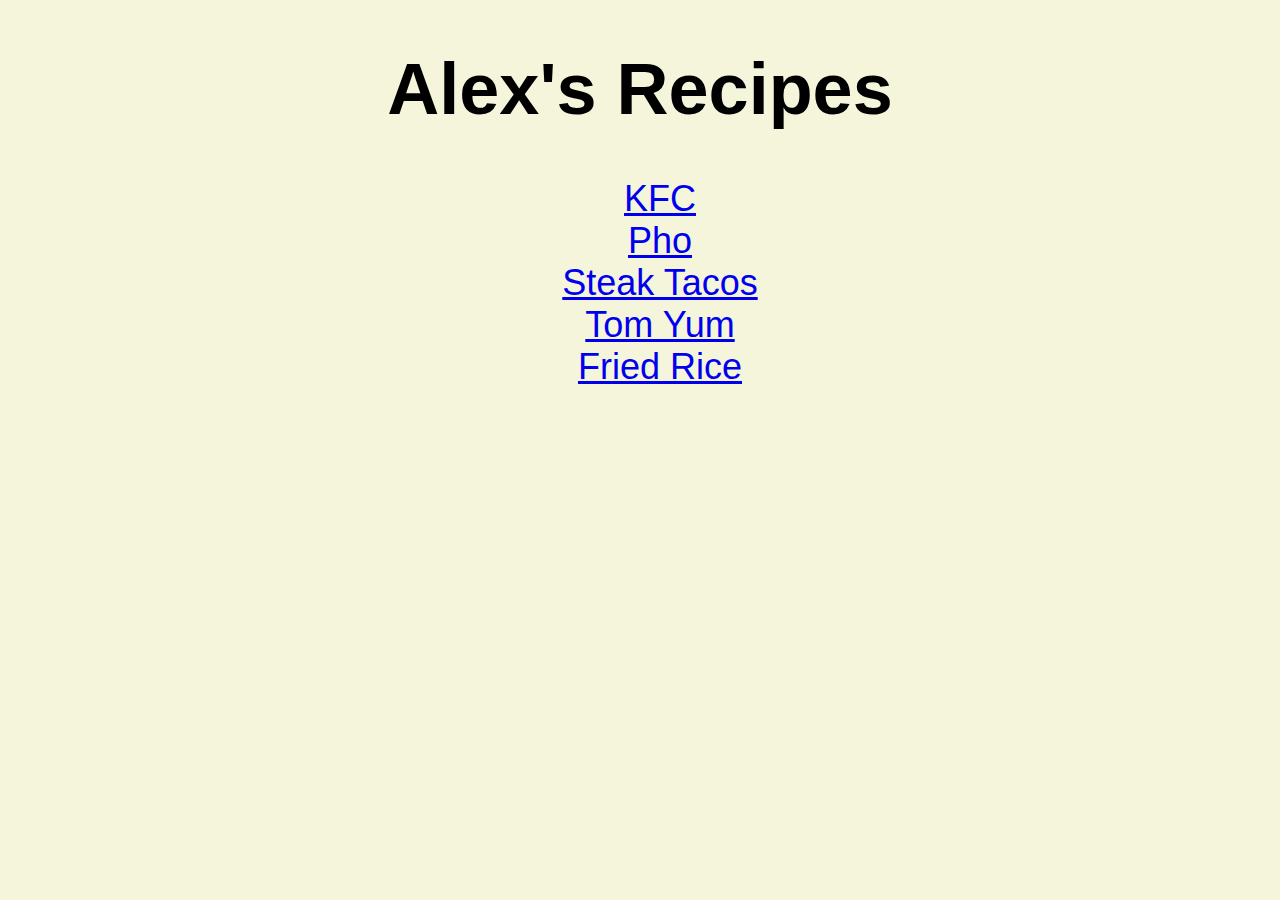
<file: index.html>
<!DOCTYPE html>
<html lang="en">
<head>
    <meta charset="UTF-8">
    <meta http-equiv="X-UA-Compatible" content="IE=edge">
    <meta name="viewport" content="width=device-width, initial-scale=1.0">
    <link rel="stylesheet" href="styles.css">
    <title>Alex's Recipes</title>
</head>
<body>
    <h1 class="main-title">Alex's Recipes</h1>
    <ul>
        <li class="recipe-link"><a href="./recipes/kfc.html">KFC</a></li>
        <li class="recipe-link"><a href="./recipes/pho.html">Pho</a></li>
        <li class="recipe-link"><a href="./recipes/steak-tacos.html">Steak Tacos</a></li>
        <li class="recipe-link"><a href="./recipes/tomyum.html">Tom Yum</a></li>
        <li class="recipe-link"><a href="./recipes/fried-rice.html">Fried Rice</a></li>
    </ul>
</body>
</html>
</file>
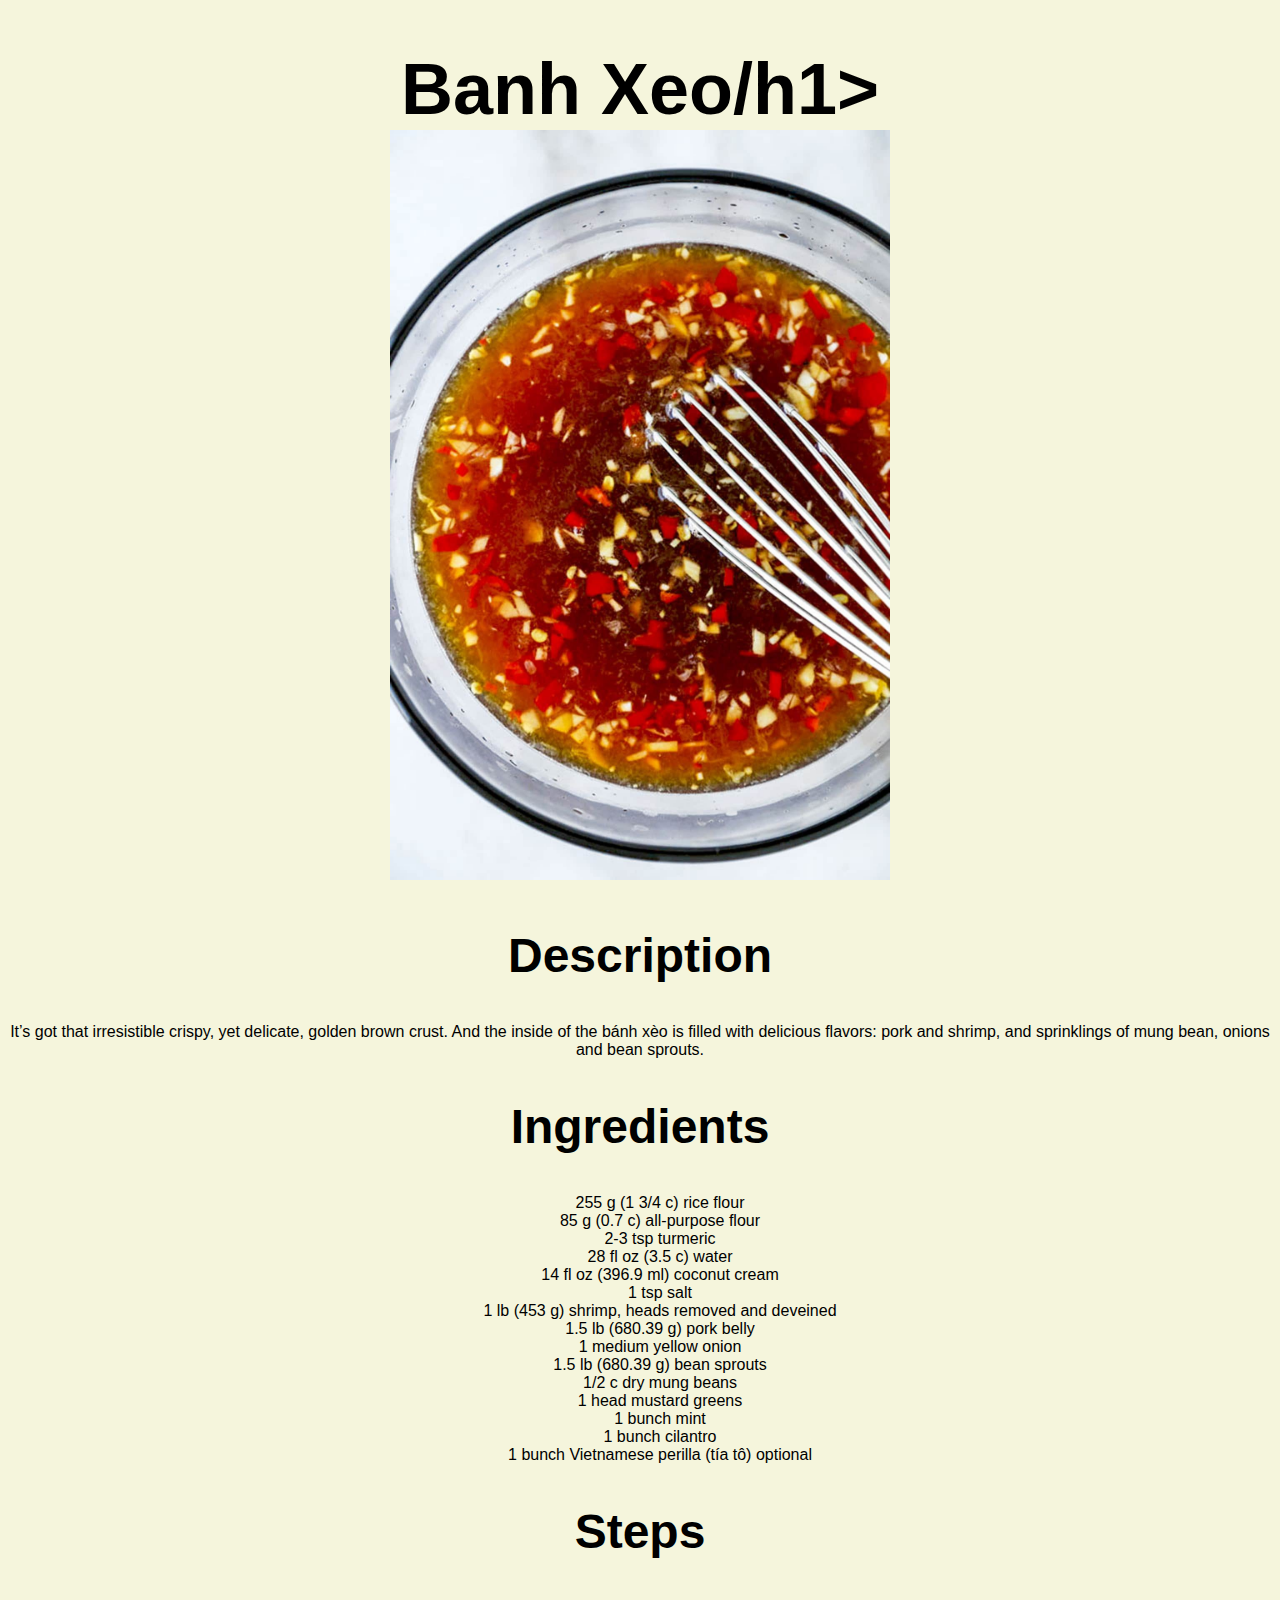
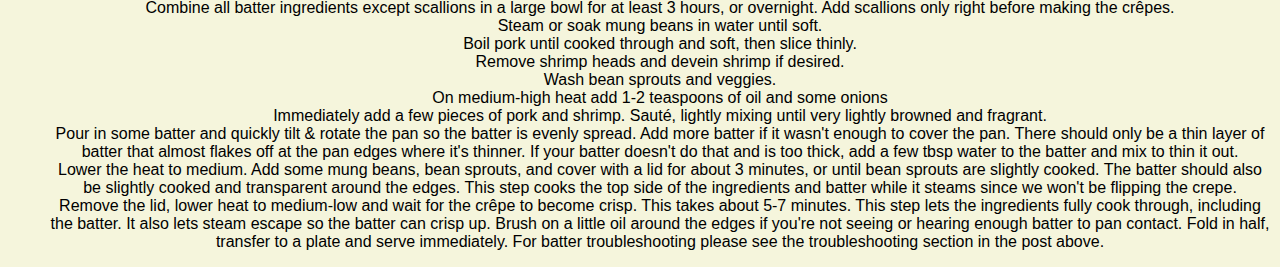
<file: recipes/banh-xeo.html>
<!DOCTYPE html>
<html lang="en">
<head>
    <meta charset="UTF-8">
    <meta name="viewport" content="width=device-width, initial-scale=1.0">
    <link rel="stylesheet" href="../styles.css">
    <title>Banh Xeo</title>
</head>
<body>
    <h1 class="recipe-title">Banh Xeo/h1>
    <img src="../img/nuoc-cham.jpeg" alt="image of nuoc cham" width="500px" height="auto">
    <h2 class="description">Description</h2>
    <p class="blurb">It’s got that irresistible crispy, yet delicate, golden brown crust. And the inside of the bánh xèo is filled with delicious flavors: pork and shrimp, and sprinklings of mung bean, onions and bean sprouts.</p>
    <h2 class="ingredients-title">Ingredients</h2>
    <ul class="ingredients-lists">
        <li>255 g (1 3/4 c) rice flour</li>
        <li>85 g (0.7 c) all-purpose flour</li>
        <li>2-3 tsp turmeric</li>
        <li>28 fl oz (3.5 c) water</li>
        <li>14 fl oz (396.9 ml) coconut cream</li>
        <li>1 tsp salt</li>
        <li>1 lb (453 g) shrimp, heads removed and deveined</li>
        <li>1.5 lb (680.39 g) pork belly</li>
        <li>1 medium yellow onion</li>
        <li>1.5 lb (680.39 g) bean sprouts</li>
        <li>1/2 c dry mung beans</li>
        <li>1 head mustard greens </li>
        <li>1 bunch mint</li>
        <li>1 bunch cilantro</li>
        <li>1 bunch Vietnamese perilla (tía tô) optional</li>
    </ul>
    <h2 class="steps-title">Steps</h2>
    <ol class="steps">
        <li>Combine all batter ingredients except scallions in a large bowl for at least 3 hours, or overnight. Add scallions only right before making the crêpes.</li>
        <li>Steam or soak mung beans in water until soft.</li>
        <li>Boil pork until cooked through and soft, then slice thinly.</li>
        <li>Remove shrimp heads and devein shrimp if desired.</li>
        <li>Wash bean sprouts and veggies.</li>
        <li>On medium-high heat add 1-2 teaspoons of oil and some onions</li>
        <li>Immediately add a few pieces of pork and shrimp. Sauté, lightly mixing until very lightly browned and fragrant.</li>
        <li>Pour in some batter and quickly tilt & rotate the pan so the batter is evenly spread. Add more batter if it wasn't enough to cover the pan. There should only be a thin layer of batter that almost flakes off at the pan edges where it's thinner. If your batter doesn't do that and is too thick, add a few tbsp water to the batter and mix to thin it out.</li>
        <li>Lower the heat to medium. Add some mung beans, bean sprouts, and cover with a lid for about 3 minutes, or until bean sprouts are slightly cooked. The batter should also be slightly cooked and transparent around the edges. This step cooks the top side of the ingredients and batter while it steams since we won't be flipping the crepe.</li>
        <li>Remove the lid, lower heat to medium-low and wait for the crêpe to become crisp. This takes about 5-7 minutes. This step lets the ingredients fully cook through, including the batter. It also lets steam escape so the batter can crisp up. Brush on a little oil around the edges if you're not seeing or hearing enough batter to pan contact. Fold in half, transfer to a plate and serve immediately. For batter troubleshooting please see the troubleshooting section in the post above.</li>
    </ol>
</body>
</html>
</file>
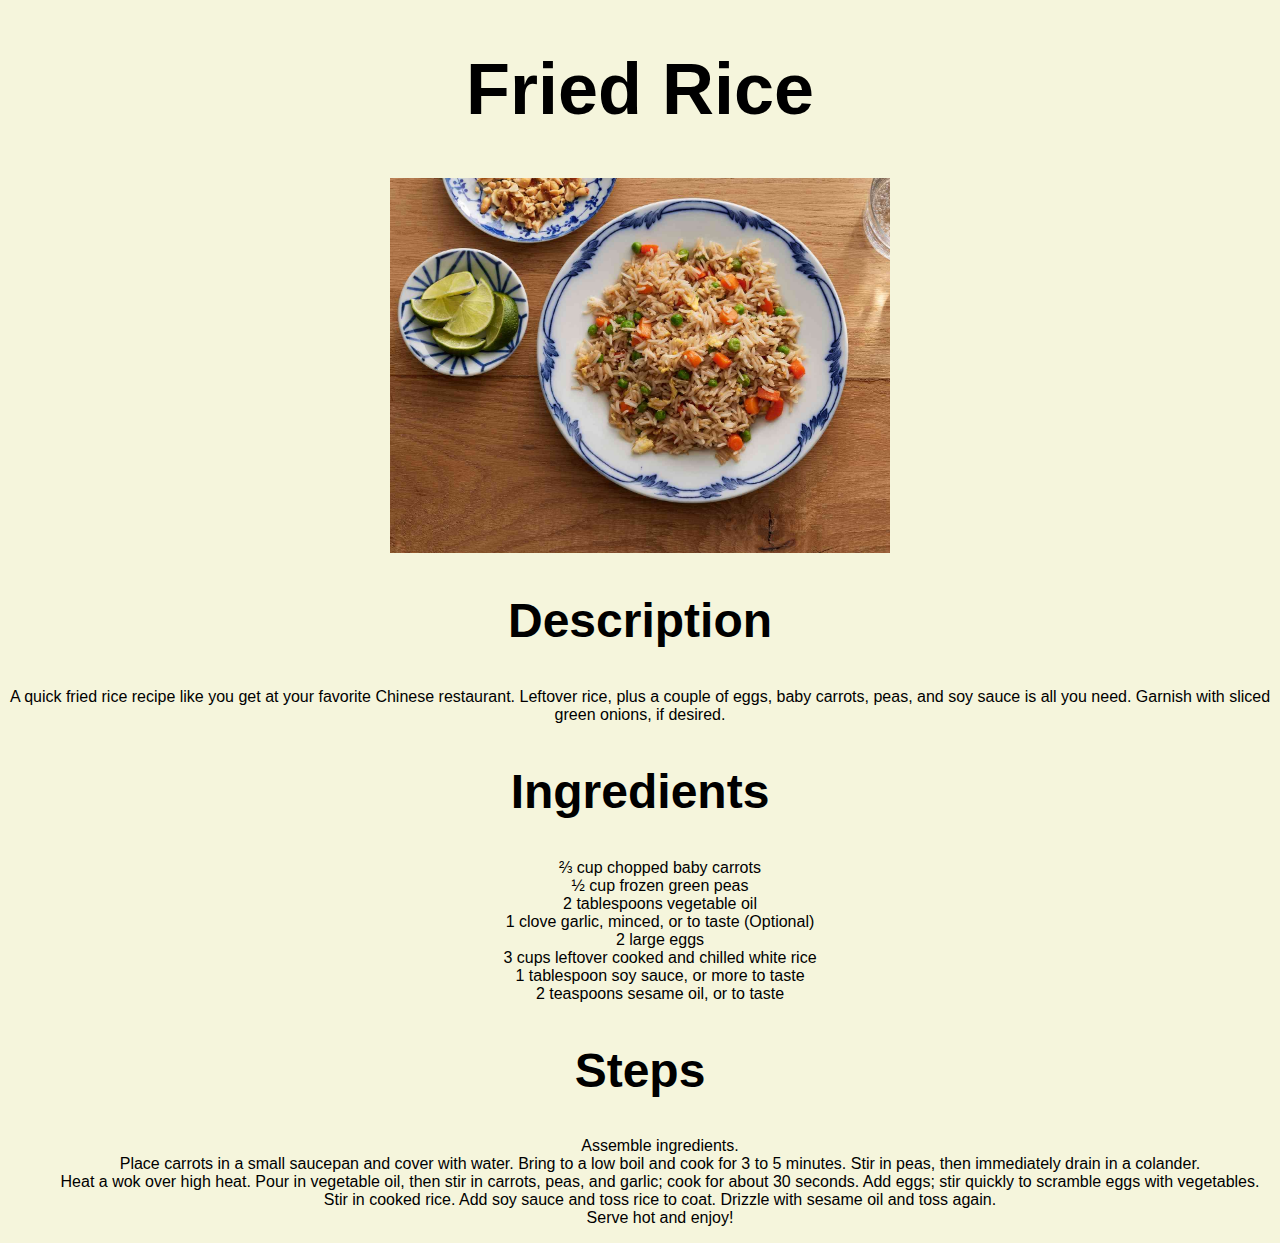
<file: recipes/fried-rice.html>
<!DOCTYPE html>
<html lang="en">
<head>
    <meta charset="UTF-8">
    <meta name="viewport" content="width=device-width, initial-scale=1.0">
    <link rel="stylesheet" href="../styles.css">
    <title>Fried Rice</title>
</head>
<body>
    <h1 class="recipe-title">Fried Rice</h1>
    <img src="../img/fried-rice.jpg" alt="image of fried rice" width="500px" height="auto">
    <h2 class="description">Description</h2>
    <p class="blurb">A quick fried rice recipe like you get at your favorite Chinese restaurant. Leftover rice, plus a couple of eggs, baby carrots, peas, and soy sauce is all you need. Garnish with sliced green onions, if desired.</p>
    <h2 class="ingredients-title">Ingredients</h2>
    <ul class="ingredients-lists">
        <li>⅔ cup chopped baby carrots</li>
        <li>½ cup frozen green peas</li>
        <li>2 tablespoons vegetable oil</li>
        <li>1 clove garlic, minced, or to taste (Optional)</li>
        <li>2 large eggs</li>
        <li>3 cups leftover cooked and chilled white rice</li>
        <li>1 tablespoon soy sauce, or more to taste</li>
        <li>2 teaspoons sesame oil, or to taste</li>
    </ul>
    <h2 class="steps-title">Steps</h2>
    <ol class="steps">
        <li>Assemble ingredients.</li>
        <li>Place carrots in a small saucepan and cover with water. Bring to a low boil and cook for 3 to 5 minutes. Stir in peas, then immediately drain in a colander.</li>
        <li>Heat a wok over high heat. Pour in vegetable oil, then stir in carrots, peas, and garlic; cook for about 30 seconds. Add eggs; stir quickly to scramble eggs with vegetables.</li>
        <li>Stir in cooked rice. Add soy sauce and toss rice to coat. Drizzle with sesame oil and toss again.</li>
        <li>Serve hot and enjoy!</li>
    </ol>
</body>
</html>
</file>
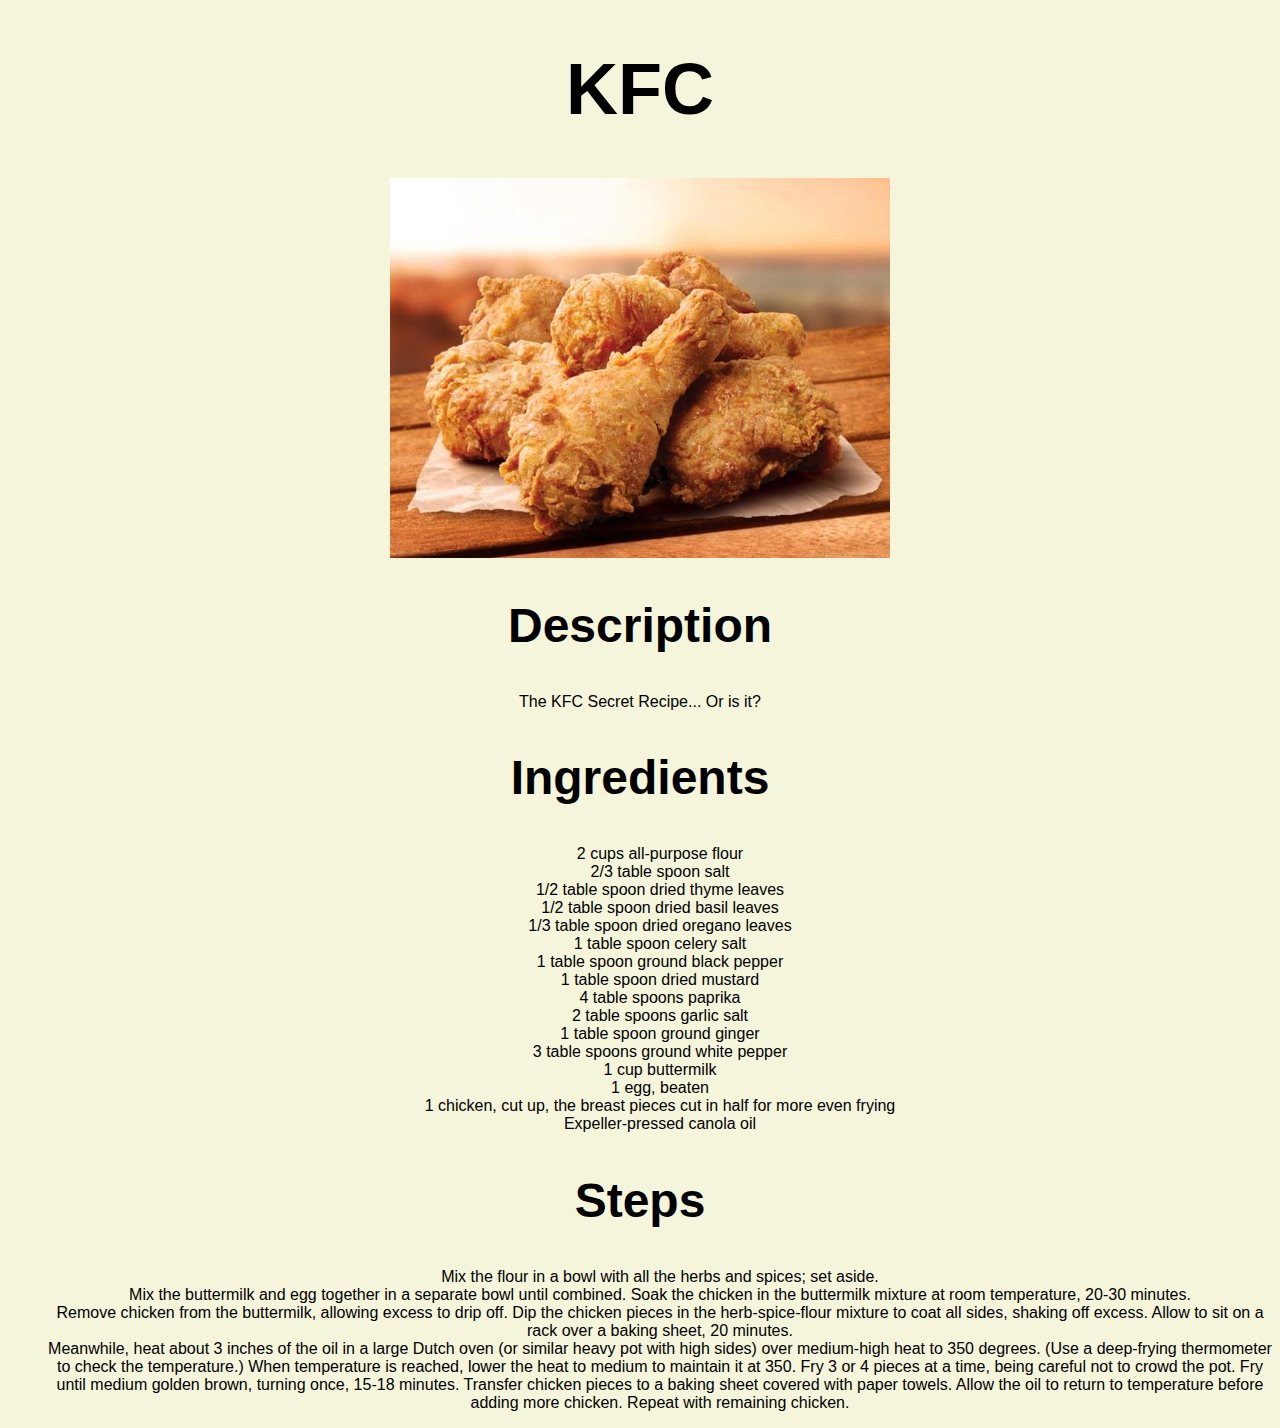
<file: recipes/kfc.html>
<!DOCTYPE html>
<html lang="en">
<head>
    <meta charset="UTF-8">
    <meta http-equiv="X-UA-Compatible" content="IE=edge">
    <meta name="viewport" content="width=device-width, initial-scale=1.0">
    <link rel="stylesheet" href="../styles.css">
    <title>KFC</title>
</head>
<body>
    <h1 class="recipe-title">KFC</h1>
    <img src="../img/kfc.jpeg" alt="delicious image of kfc" width="500px" height="auto">
    <h2 class="description">Description</h2>
        <p class="blurb">The KFC Secret Recipe... Or is it?</p>
    <h2 class="ingredients-title">Ingredients</h2>
        <ul class="ingredients-lists">
            <li>2 cups all-purpose flour</li>
            <li>2/3 table spoon salt</li>
            <li>1/2 table spoon dried thyme leaves</li>
            <li>1/2 table spoon dried basil leaves</li>
            <li>1/3 table spoon dried oregano leaves</li>
            <li>1 table spoon celery salt</li>
            <li>1 table spoon ground black pepper</li>
            <li>1 table spoon dried mustard</li>
            <li>4 table spoons paprika</li>
            <li>2 table spoons garlic salt</li>
            <li>1 table spoon ground ginger</li>
            <li>3 table spoons ground white pepper</li>
            <li>1 cup buttermilk</li>
            <li>1 egg, beaten</li>
            <li>1 chicken, cut up, the breast pieces cut in half for more even frying</li>
            <li>Expeller-pressed canola oil</li>
        </ul>
    <h2 class="steps-title">Steps</h2>
        <ol class="steps">
            <li>Mix the flour in a bowl with all the herbs and spices; set aside.</li>
            <li>Mix the buttermilk and egg together in a separate bowl until combined. Soak the chicken in the buttermilk mixture at room temperature, 20-30 minutes.</li>
            <li>Remove chicken from the buttermilk, allowing excess to drip off. Dip the chicken pieces in the herb-spice-flour mixture to coat all sides, shaking off excess. Allow to sit on a rack over a baking sheet, 20 minutes.</li>
            <li>Meanwhile, heat about 3 inches of the oil in a large Dutch oven (or similar heavy pot with high sides) over medium-high heat to 350 degrees. (Use a deep-frying thermometer to check the temperature.) When temperature is reached, lower the heat to medium to maintain it at 350. Fry 3 or 4 pieces at a time, being careful not to crowd the pot. Fry until medium golden brown, turning once, 15-18 minutes. Transfer chicken pieces to a baking sheet covered with paper towels. Allow the oil to return to temperature before adding more chicken. Repeat with remaining chicken.</li>
        </ol>
</body>
</html>
</file>
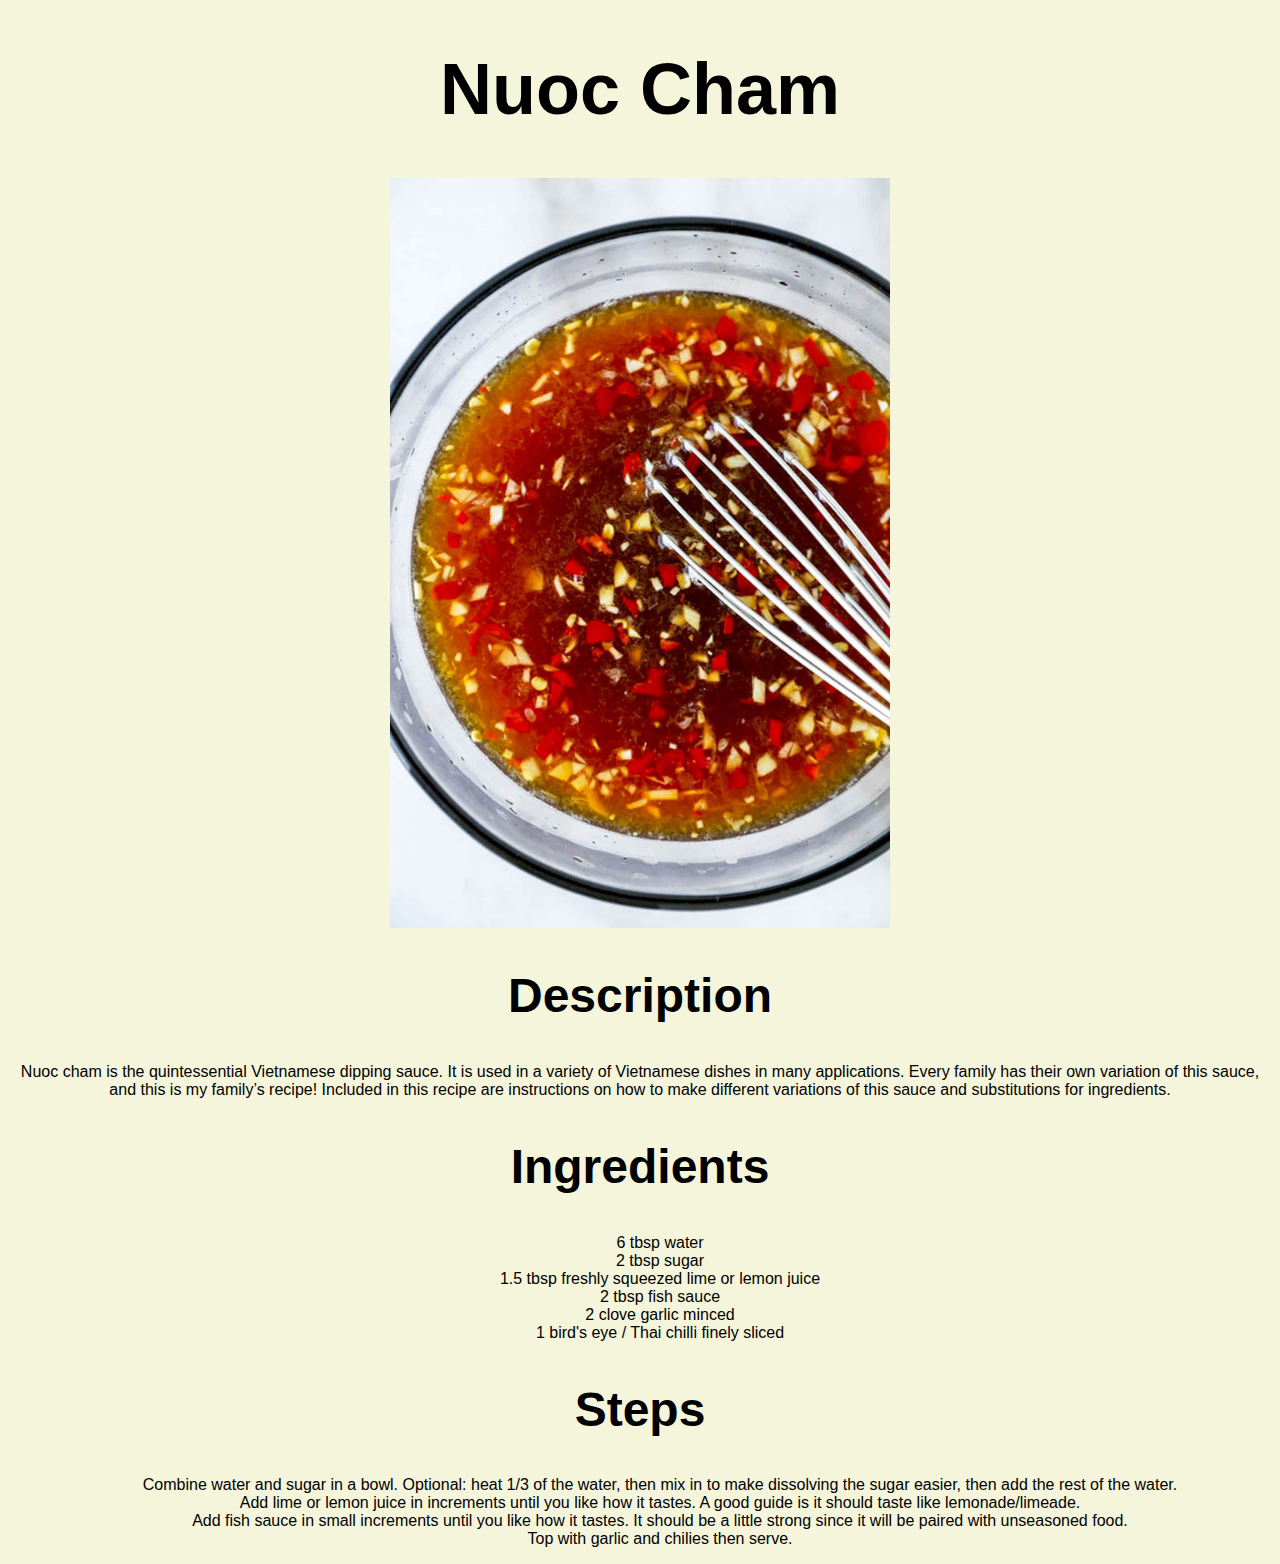
<file: recipes/nuoc-cham.html>
<!DOCTYPE html>
<html lang="en">
<head>
    <meta charset="UTF-8">
    <meta name="viewport" content="width=device-width, initial-scale=1.0">
    <link rel="stylesheet" href="../styles.css">
    <title>Nuoc Cham</title>
</head>
<body>
    <h1 class="recipe-title">Nuoc Cham</h1>
    <img src="../img/nuoc-cham.jpeg" alt="image of nuoc cham" width="500px" height="auto">
    <h2 class="description">Description</h2>
    <p class="blurb">Nuoc cham is the quintessential Vietnamese dipping sauce. It is used in a variety of Vietnamese dishes in many applications. Every family has their own variation of this sauce, and this is my family’s recipe! Included in this recipe are instructions on how to make different variations of this sauce and substitutions for ingredients.</p>
    <h2 class="ingredients-title">Ingredients</h2>
    <ul class="ingredients-lists">
        <li>6 tbsp water</li>
        <li>2 tbsp sugar</li>
        <li>1.5 tbsp freshly squeezed lime or lemon juice</li>
        <li>2 tbsp fish sauce</li>
        <li>2 clove garlic minced</li>
        <li>1 bird's eye / Thai chilli finely sliced</li>
    </ul>
    <h2 class="steps-title">Steps</h2>
    <ol class="steps">
        <li>Combine water and sugar in a bowl. Optional: heat 1/3 of the water, then mix in to make dissolving the sugar easier, then add the rest of the water.</li>
        <li>Add lime or lemon juice in increments until you like how it tastes. A good guide is it should taste like lemonade/limeade.</li>
        <li>Add fish sauce in small increments until you like how it tastes. It should be a little strong since it will be paired with unseasoned food.</li>
        <li>Top with garlic and chilies then serve.</li>
    </ol>
</body>
</html>
</file>
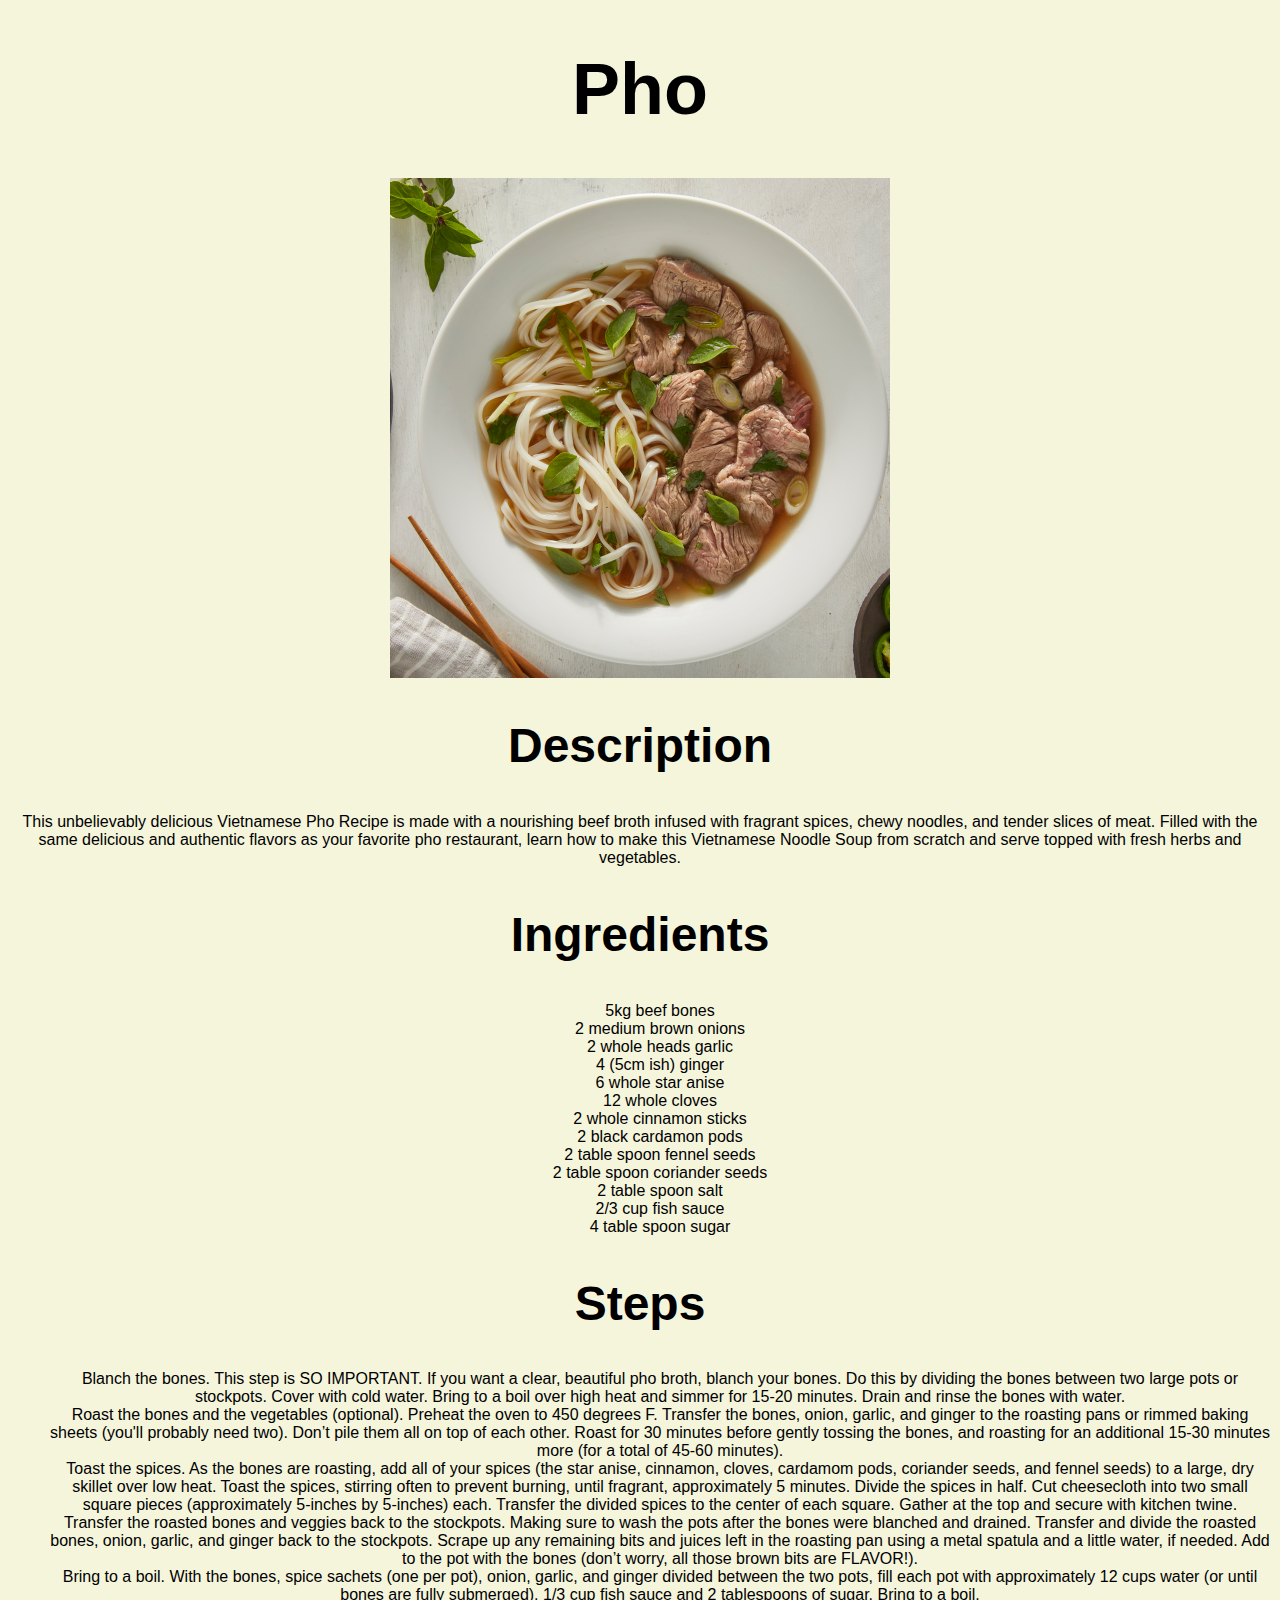
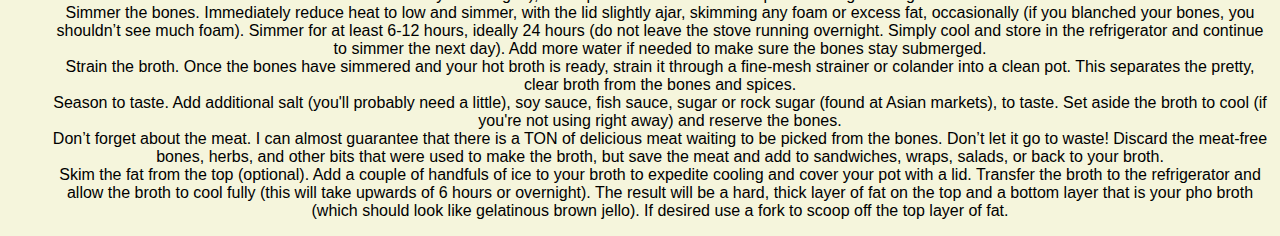
<file: recipes/pho.html>
<!DOCTYPE html>
<html lang="en">
<head>
    <meta charset="UTF-8">
    <meta http-equiv="X-UA-Compatible" content="IE=edge">
    <meta name="viewport" content="width=device-width, initial-scale=1.0">
    <link rel="stylesheet" href="../styles.css">
    <title>Pho</title>
</head>
<body>
    <h1 class="recipe-title">Pho</h1>

    <img src="../img/pho.jpeg" alt="nice bowl of pho" width="500px" height="auto">

    <h2 class="description">Description</h2>
        <p class="blurb">This unbelievably delicious Vietnamese Pho Recipe is made with a nourishing beef broth infused with fragrant spices, chewy noodles, and tender slices of meat. 
        Filled with the same delicious and authentic flavors as your favorite pho restaurant, learn how to make this 
        Vietnamese Noodle Soup from scratch and serve topped with fresh herbs and vegetables.</p>
    <h2 class="ingredients-title">Ingredients</h2>
        <ul class="ingredients-lists">
            <li>5kg beef bones</li>
            <li>2 medium brown onions</li>
            <li>2 whole heads garlic</li>
            <li>4 (5cm ish) ginger</li>
            <li>6 whole star anise</li>
            <li>12 whole cloves</li>
            <li>2 whole cinnamon sticks</li>
            <li>2 black cardamon pods</li>
            <li>2 table spoon fennel seeds</li>
            <li>2 table spoon coriander seeds</li>
            <li>2 table spoon salt</li>
            <li>2/3 cup fish sauce</li>
            <li>4 table spoon sugar</li>
        </ul>
    <h2 class="steps-title">Steps</h2>
        <ol class="steps">
            <li>Blanch the bones. This step is SO IMPORTANT. If you want a clear, beautiful pho broth, blanch your bones. Do this by dividing the bones between two large pots or stockpots. Cover with cold water. Bring to a boil over high heat and simmer for 15-20 minutes. Drain and rinse the bones with water.</li>
            <li>Roast the bones and the vegetables (optional). Preheat the oven to 450 degrees F. Transfer the bones, onion, garlic, and ginger to the roasting pans or rimmed baking sheets (you'll probably need two). Don’t pile them all on top of each other. Roast for 30 minutes before gently tossing the bones, and roasting for an additional 15-30 minutes more (for a total of 45-60 minutes). </li>
            <li>Toast the spices. As the bones are roasting, add all of your spices (the star anise, cinnamon, cloves, cardamom pods, coriander seeds, and fennel seeds) to a large, dry skillet over low heat. Toast the spices, stirring often to prevent burning, until fragrant, approximately 5 minutes. Divide the spices in half. Cut cheesecloth into two small square pieces (approximately 5-inches by 5-inches) each. Transfer the divided spices to the center of each square. Gather at the top and secure with kitchen twine.</li>
            <li>Transfer the roasted bones and veggies back to the stockpots. Making sure to wash the pots after the bones were blanched and drained. Transfer and divide the roasted bones, onion, garlic, and ginger back to the stockpots. Scrape up any remaining bits and juices left in the roasting pan using a metal spatula and a little water, if needed. Add to the pot with the bones (don’t worry, all those brown bits are FLAVOR!). </li>
            <li>Bring to a boil. With the bones, spice sachets (one per pot), onion, garlic, and ginger divided between the two pots, fill each pot with approximately 12 cups water (or until bones are fully submerged), 1/3 cup fish sauce and 2 tablespoons of sugar. Bring to a boil.</li>
            <li>Simmer the bones. Immediately reduce heat to low and simmer, with the lid slightly ajar, skimming any foam or excess fat, occasionally (if you blanched your bones, you shouldn’t see much foam). Simmer for at least 6-12 hours, ideally 24 hours (do not leave the stove running overnight. Simply cool and store in the refrigerator and continue to simmer the next day). Add more water if needed to make sure the bones stay submerged.</li>
            <li>Strain the broth. Once the bones have simmered and your hot broth is ready, strain it through a fine-mesh strainer or colander into a clean pot. This separates the pretty, clear broth from the bones and spices.</li>
            <li>Season to taste. Add additional salt (you'll probably need a little), soy sauce, fish sauce, sugar or rock sugar (found at Asian markets), to taste. Set aside the broth to cool (if you're not using right away) and reserve the bones.</li>
            <li>Don’t forget about the meat. I can almost guarantee that there is a TON of delicious meat waiting to be picked from the bones. Don’t let it go to waste! Discard the meat-free bones, herbs, and other bits that were used to make the broth, but save the meat and add to sandwiches, wraps, salads, or back to your broth.</li>
            <li>Skim the fat from the top (optional). Add a couple of handfuls of ice to your broth to expedite cooling and cover your pot with a lid. Transfer the broth to the refrigerator and allow the broth to cool fully (this will take upwards of 6 hours or overnight). The result will be a hard, thick layer of fat on the top and a bottom layer that is your pho broth (which should look like gelatinous brown jello). If desired use a fork to scoop off the top layer of fat. </li>
        </ol>
</body>
</html>
</file>
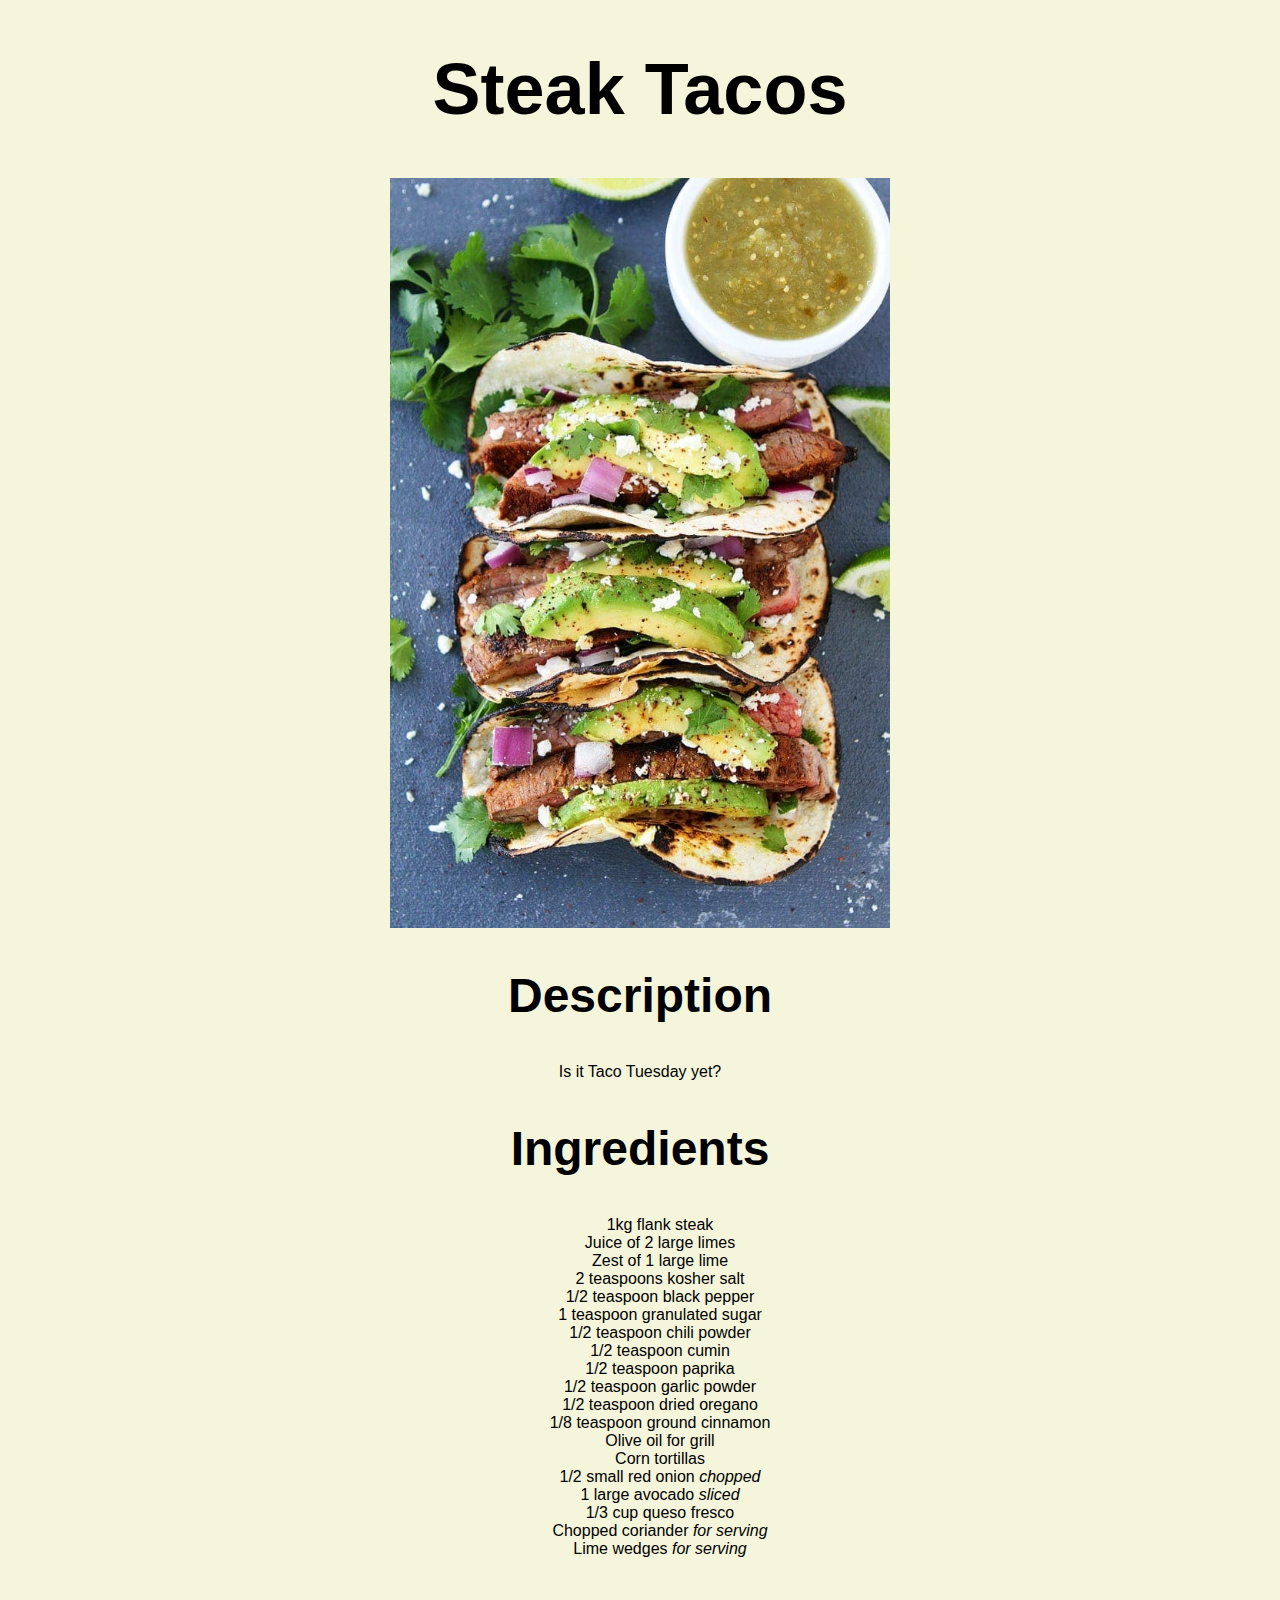
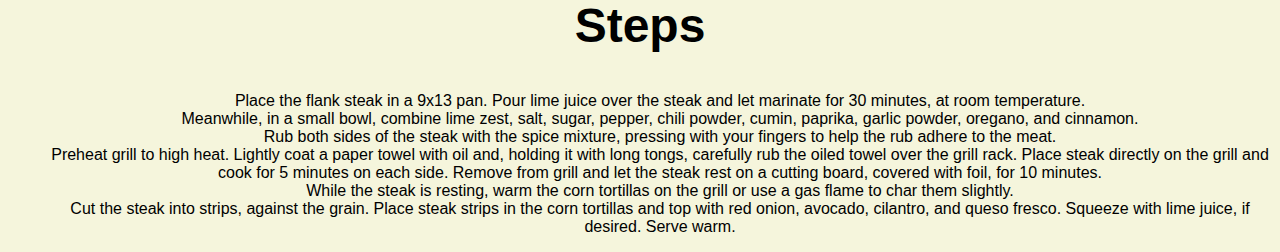
<file: recipes/steak-tacos.html>
<!DOCTYPE html>
<html lang="en">
<head>
    <meta charset="UTF-8">
    <meta http-equiv="X-UA-Compatible" content="IE=edge">
    <meta name="viewport" content="width=device-width, initial-scale=1.0">
    <link rel="stylesheet" href="../styles.css">
    <title>Document</title>
</head>
<body>
    <h1 class="recipe-title">Steak Tacos</h1>
    <img src="../img/steak-tacos.jpeg" alt="image of delicious steak tacos" width="500px" height="auto">
    <h2 class="description">Description</h2>
        <p class="blurb">Is it Taco Tuesday yet?</p>
    <h2 class="ingredients-title">Ingredients</h2>
        <ul class="ingredients-lists">
            <li>1kg flank steak</li>
            <li>Juice of 2 large limes</li>
            <li>Zest of 1 large lime</li>
            <li>2 teaspoons kosher salt</li>
            <li>1/2 teaspoon black pepper</li>
            <li>1 teaspoon granulated sugar</li>
            <li>1/2 teaspoon chili powder</li>
            <li>1/2 teaspoon cumin</li>
            <li>1/2 teaspoon paprika </li>
            <li>1/2 teaspoon garlic powder</li>
            <li>1/2 teaspoon dried oregano</li> 
            <li>1/8 teaspoon ground cinnamon </li>
            <li>Olive oil for grill</li>
            <li>Corn tortillas</li>
            <li>1/2 small red onion <em>chopped</em></li>
            <li>1 large avocado <em>sliced</em></li>
            <li>1/3 cup queso fresco</li>
            <li>Chopped coriander <em>for serving</em></li>
            <li>Lime wedges <em>for serving</em></li>
        </ul>
    <h2 class="steps-title">Steps</h2>
        <ol class="steps">
            <li>Place the flank steak in a 9x13 pan. Pour lime juice over the steak and let marinate for 30 minutes, at room temperature.</li>
            <li>Meanwhile, in a small bowl, combine lime zest, salt, sugar, pepper, chili powder, cumin, paprika, garlic powder, oregano, and cinnamon.</li>
            <li>Rub both sides of the steak with the spice mixture, pressing with your fingers to help the rub adhere to the meat.</li>
            <li>Preheat grill to high heat. Lightly coat a paper towel with oil and, holding it with long tongs, carefully rub the oiled towel over the grill rack. Place steak directly on the grill and cook for 5 minutes on each side. Remove from grill and let the steak rest on a cutting board, covered with foil, for 10 minutes.</li>
            <li>While the steak is resting, warm the corn tortillas on the grill or use a gas flame to char them slightly.</li>
            <li>Cut the steak into strips, against the grain. Place steak strips in the corn tortillas and top with red onion, avocado, cilantro, and queso fresco. Squeeze with lime juice, if desired. Serve warm.</li>
        </ol>
</body>
</html>
</file>
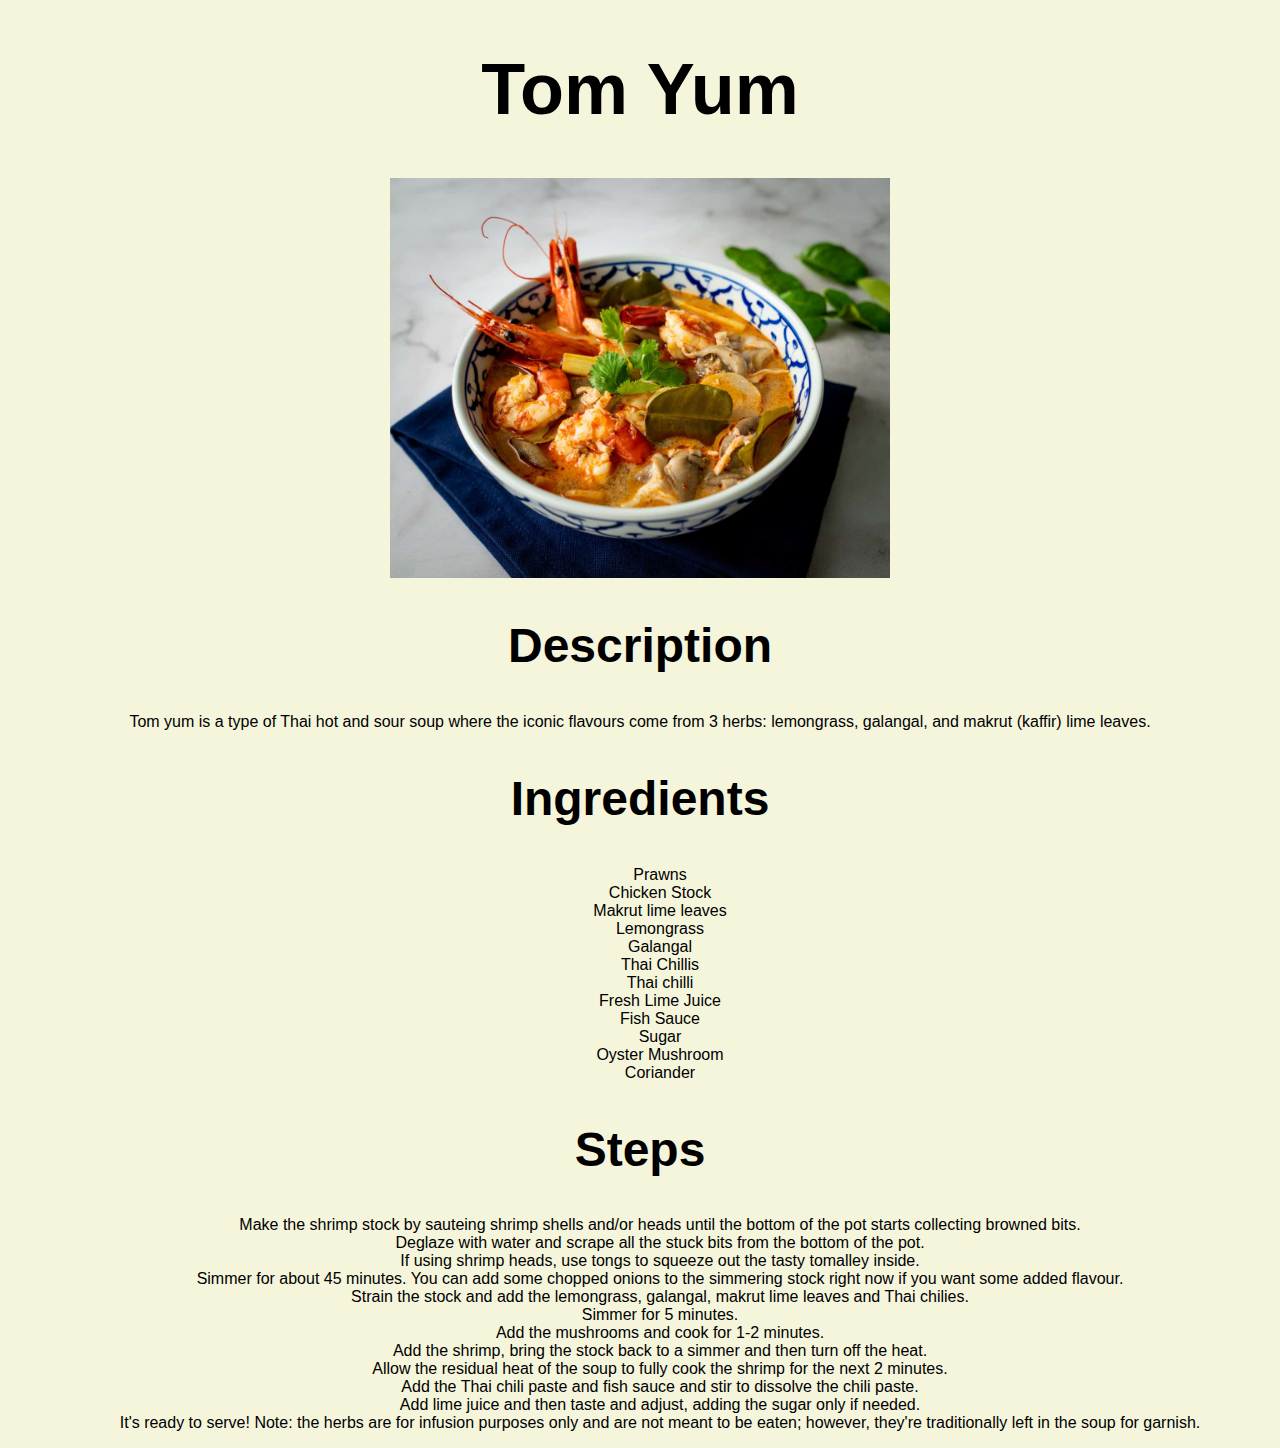
<file: recipes/tomyum.html>
<!DOCTYPE html>
<html lang="en">
<head>
    <meta charset="UTF-8">
    <meta name="viewport" content="width=device-width, initial-scale=1.0">
    <link rel="stylesheet" href="../styles.css">
    <title>Tom Yum</title>
</head>
<body>
    <h1 class="recipe-title">Tom Yum</h1>
    <img src="../img/tom-yum.jpg" alt="image of tom yum soup" width="500px" height="auto">
    <h2 class="description">Description</h2>
    <p class="blurb">Tom yum is a type of Thai hot and sour soup where the iconic flavours come from 3 herbs: lemongrass, galangal, and makrut (kaffir) lime leaves.</p>
    <h2 class="ingredients-title">Ingredients</h2>
    <ul class="ingredients-lists">
        <li>Prawns</li>
        <li>Chicken Stock</li>
        <li>Makrut lime leaves</li>
        <li>Lemongrass</li>
        <li>Galangal</li>
        <li>Thai Chillis</li>
        <li>Thai chilli</li>
        <li>Fresh Lime Juice</li>
        <li>Fish Sauce</li>
        <li>Sugar</li>
        <li>Oyster Mushroom</li>
        <li>Coriander</li>
    </ul>
    <h2 class="steps-title">Steps</h2>
    <ol class="steps">
        <li>Make the shrimp stock by sauteing shrimp shells and/or heads until the bottom of the pot starts collecting browned bits.</li>
        <li>Deglaze with water and scrape all the stuck bits from the bottom of the pot.</li>
        <li>If using shrimp heads, use tongs to squeeze out the tasty tomalley inside.</li>
        <li>Simmer for about 45 minutes. You can add some chopped onions to the simmering stock right now if you want some added flavour.</li>
        <li>Strain the stock and add the lemongrass, galangal, makrut lime leaves and Thai chilies.</li>
        <li>Simmer for 5 minutes.</li>
        <li>Add the mushrooms and cook for 1-2 minutes.</li>
        <li>Add the shrimp, bring the stock back to a simmer and then turn off the heat.</li>
        <li>Allow the residual heat of the soup to fully cook the shrimp for the next 2 minutes.</li>
        <li>Add the Thai chili paste and fish sauce and stir to dissolve the chili paste.</li>
        <li>Add lime juice and then taste and adjust, adding the sugar only if needed.</li>
        <li>It's ready to serve! Note: the herbs are for infusion purposes only and are not meant to be eaten; however, they're traditionally left in the soup for garnish.</li>
    </ol>
</body>
</html>
</file>
<file: styles.css>
* {
    box-sizing: border-box;
}

html {
    background-color: beige;
    font-family: 'Franklin Gothic Medium', 'Arial Narrow', Arial, sans-serif;
}

h1 {
    font-size: 72px;
    text-align: center;
}

h2 {
    font-size: 48px;
}

img {
    display: block;
    margin-left: auto;
    margin-right: auto;
}

.recipe-title {
    text-align: center;
}

.description {
    text-align: center;
}

.recipe-link {
    font-size: 36px;
    list-style-type: none;
    text-align: center;
}

.main-title {
    font-family:Impact, Haettenschweiler, 'Arial Narrow Bold', sans-serif;
}

.blurb {
    text-align: center;
}

.ingredients-title {
    text-align: center;
}

.ingredients-lists {
    text-align: center;
    list-style-type: none;
}

.steps-title {
    text-align: center;
}

.steps {
    text-align: center;
    list-style-type: none;
}
</file>
